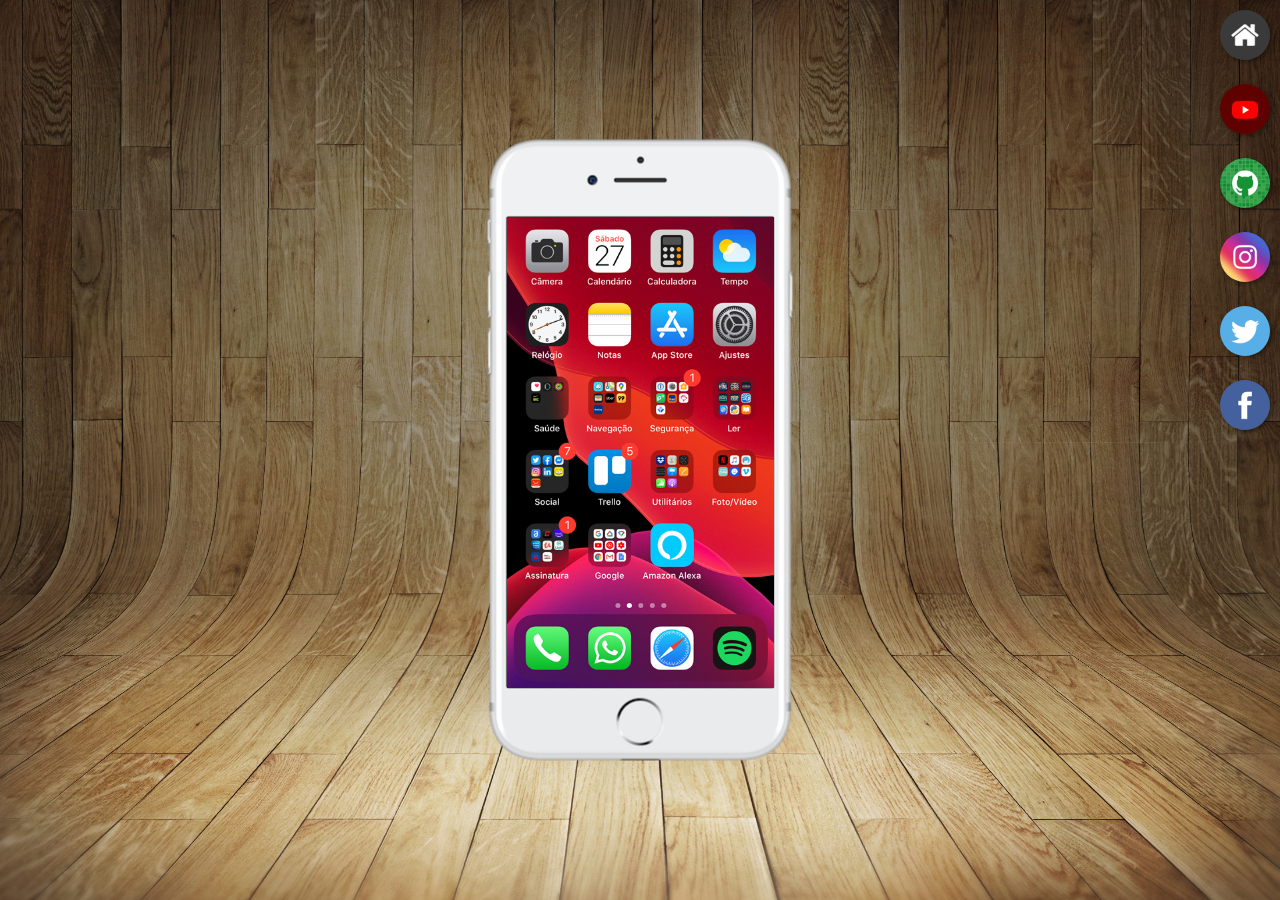
<file: index.html>
<!DOCTYPE html>
<html lang="en">
<head>
    <meta charset="UTF-8">
    <meta name="viewport" content="width=device-width, initial-scale=1.0">
    <link rel="shortcut icon" href="favicon.ico" type="image/x-icon">
    <title>Projeto Redes Socias</title>
    <link rel="stylesheet" href="estilos/style.css">
</head>
<body>
    <main>
        <section id="telefone">
            <iframe src="home.html" name="tela" id="tela" frameborder="0">
                seu navegador nao è compativel com isso.
            </iframe>
        </section>
        <section id="redes-sociais">
            <a href="home.html" target="tela"><img src="imagens/logo-home.jpg" alt="Home"></a><br>
            <a href="youtube.html" target="tela"><img src="imagens/logo-youtube.jpg" alt="youtube"></a><br>
            <a href="github.html" target="tela"><img src="imagens/logo-github.jpg" alt="Github"></a><br>
            <a href="istagram.html" target="tela"><img src="imagens/logo-instagram.jpg" alt="instagram"></a><br>
            <a href="#" target="tela"><img src="imagens/logo-twitter.jpg" alt="twitter"></a><br>
            <a href="facebook.html" target="tela"><img src="imagens/logo-facebook.jpg" alt="facebook"></a>

        </section>
</html>
</file>
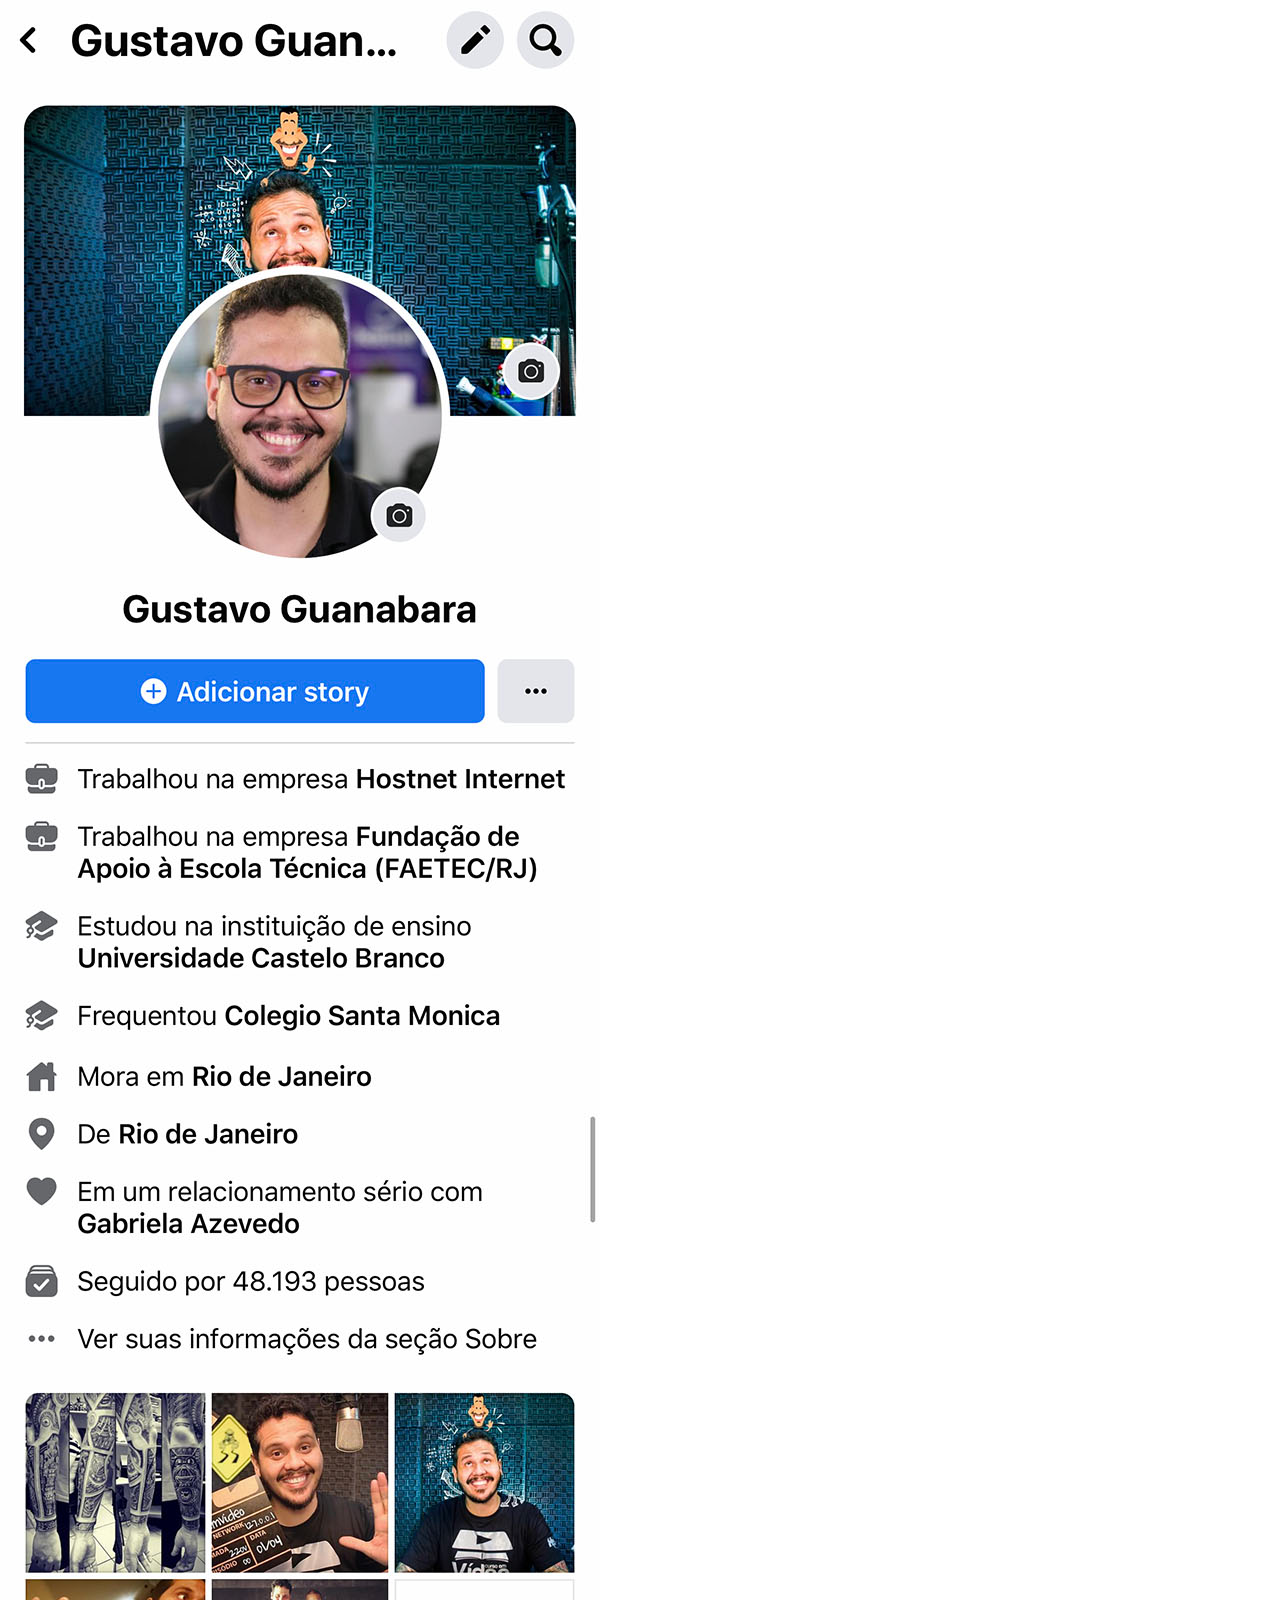
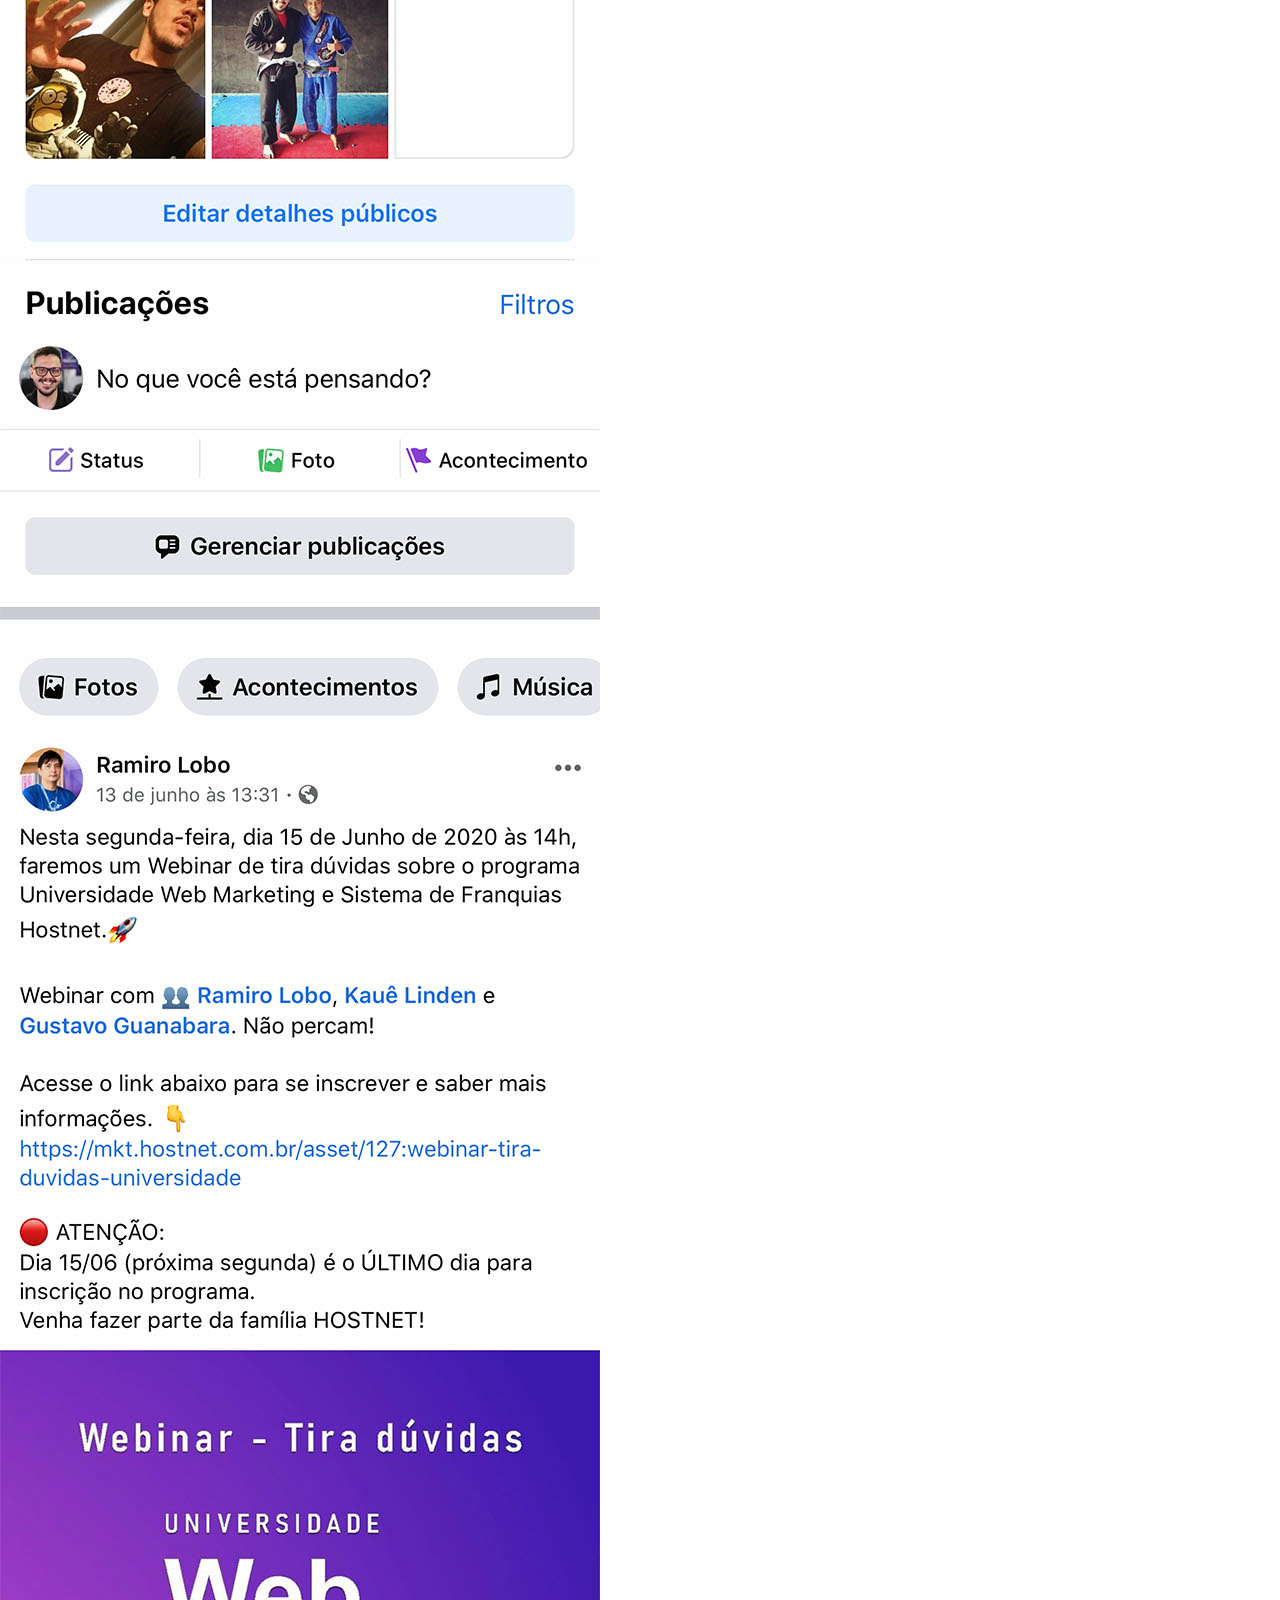
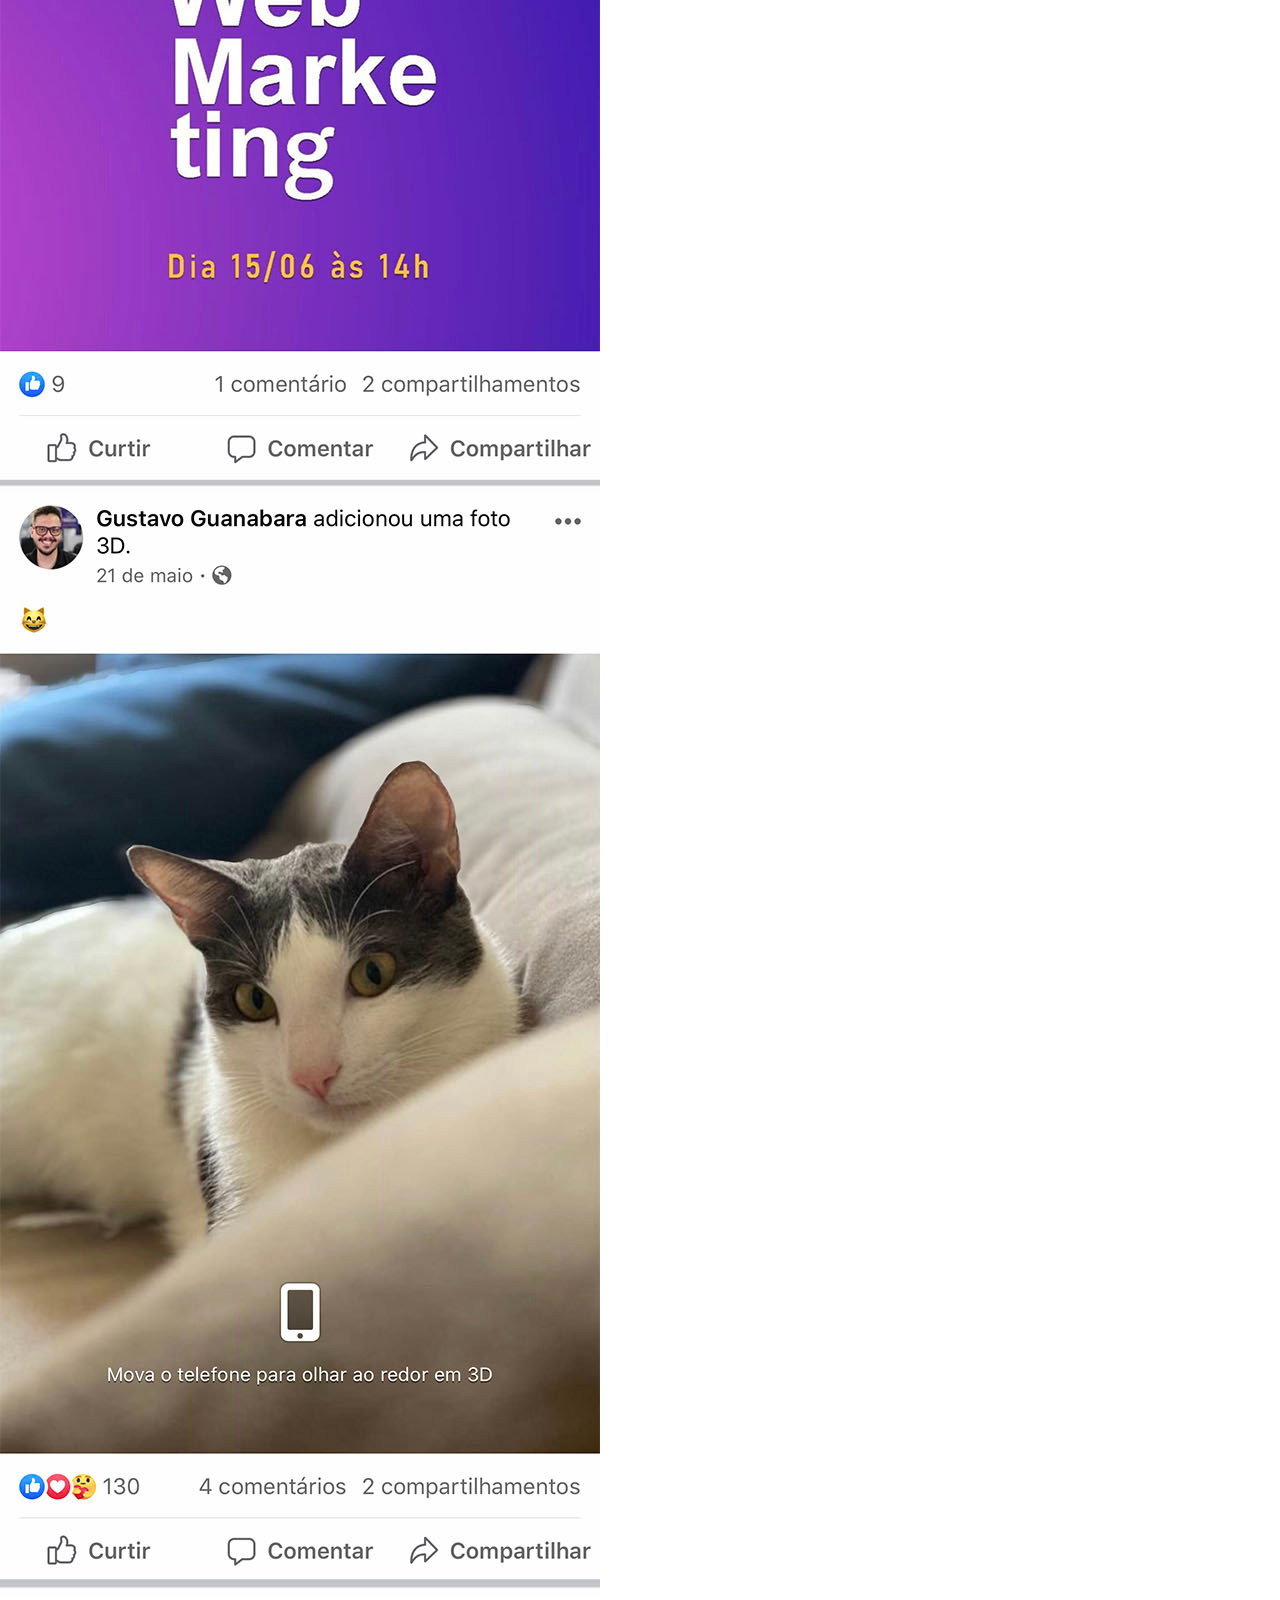
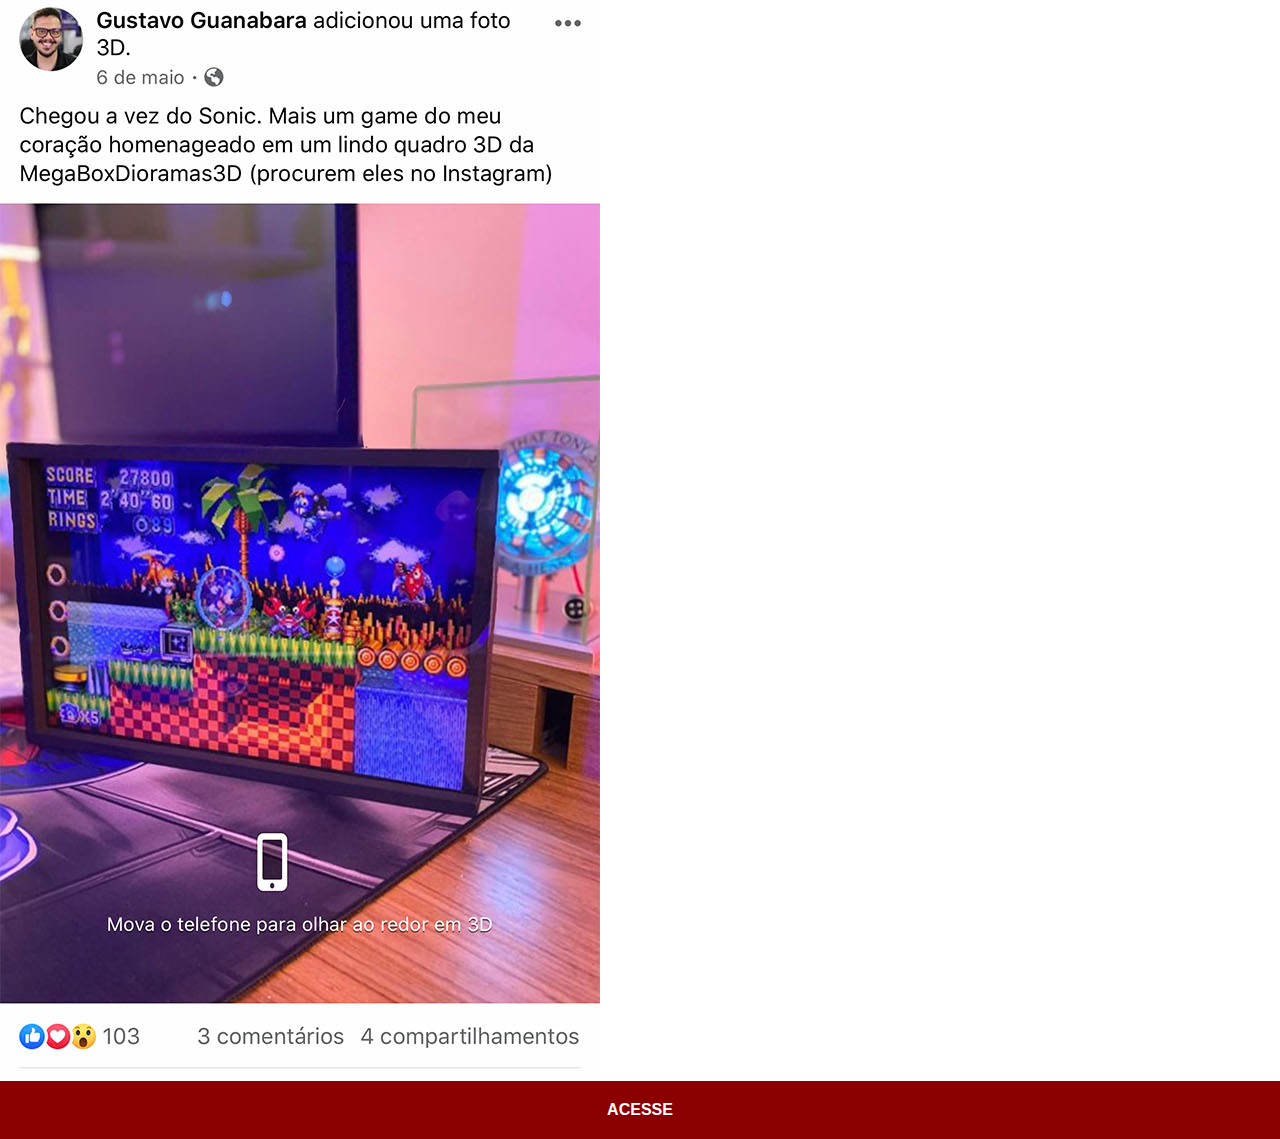
<file: facebook.html>
<!DOCTYPE html>
<html lang="en">
<head>
    <meta charset="UTF-8">
    <meta name="viewport" content="width=device-width, initial-scale=1.0">
    <title>Facebook</title>
    <link rel="stylesheet" href="estilos/social.css">
</head>
<body>
    <img src="imagens/tela-facebook.jpg" alt="tela">
    <a href="https://m.facebook.com/joson.pinto?eav=AfaA_6Gf0DTAPDYF6cSARJ5wNiVm3bPQoGgEGLawI4QYxQUN2E23eCKYsBOrQTA3WiE&paipv=0" target="_blank">ACESSE</a>
    
</body>
</html>
</file>
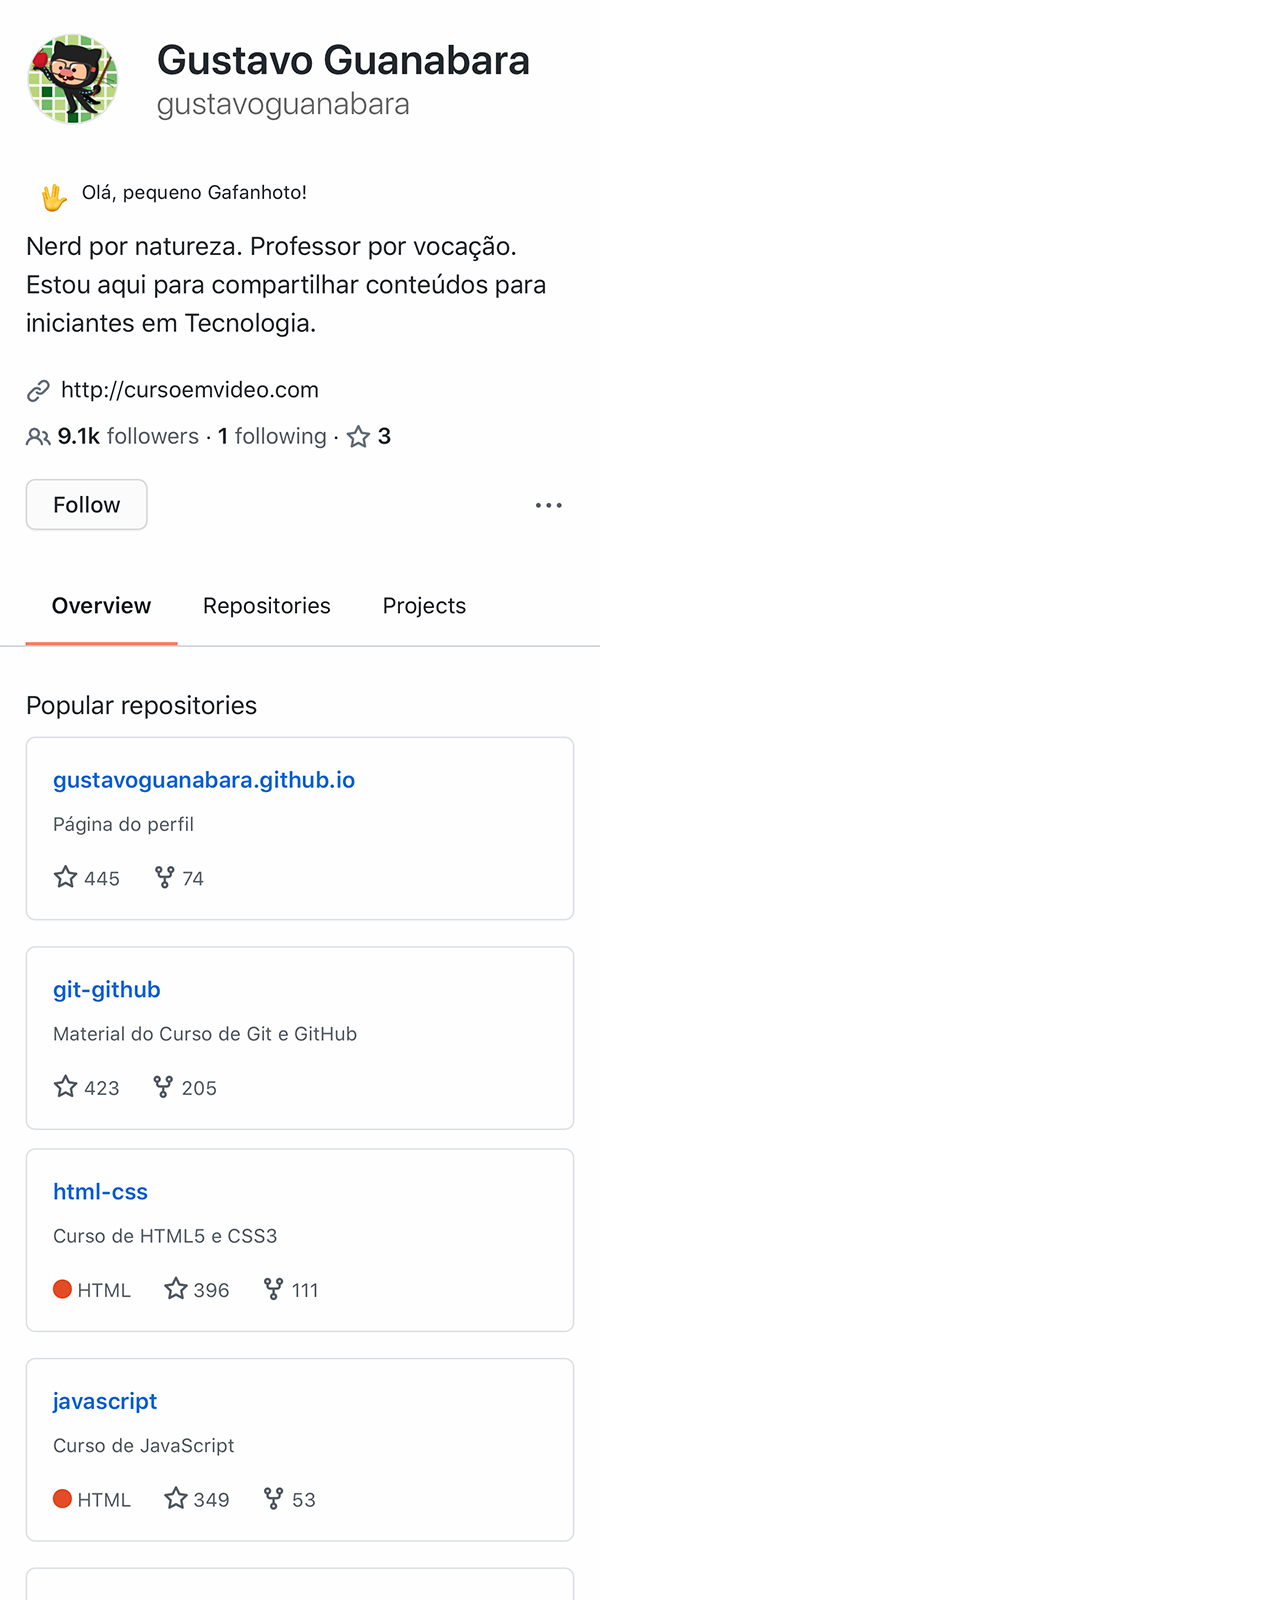
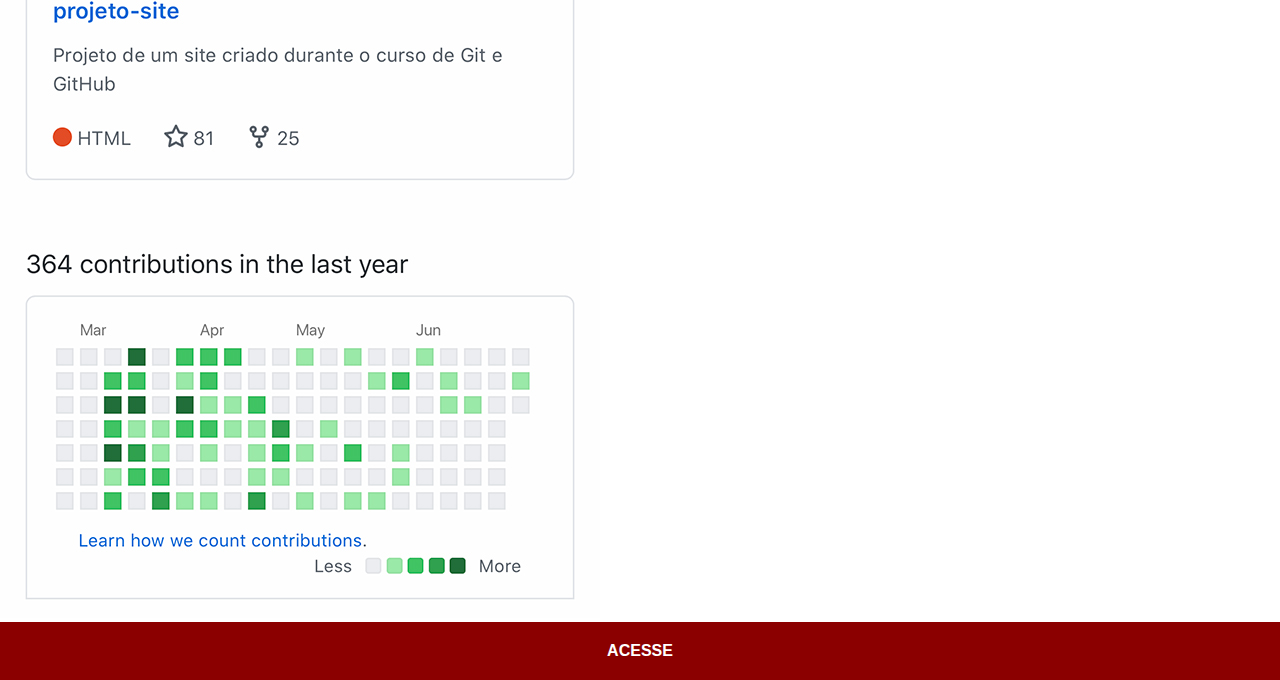
<file: github.html>
<!DOCTYPE html>
<html lang="en">
<head>
    <meta charset="UTF-8">
    <meta name="viewport" content="width=device-width, initial-scale=1.0">
    <title>Github</title>
    <link rel="stylesheet" href="estilos/social.css">
</head>
<body>
    <img src="imagens/tela-github.jpg" alt="tela">
    <a href="https://github.com/carlospinto3" target="_blank">ACESSE</a>
    
</body>
</html>
</file>
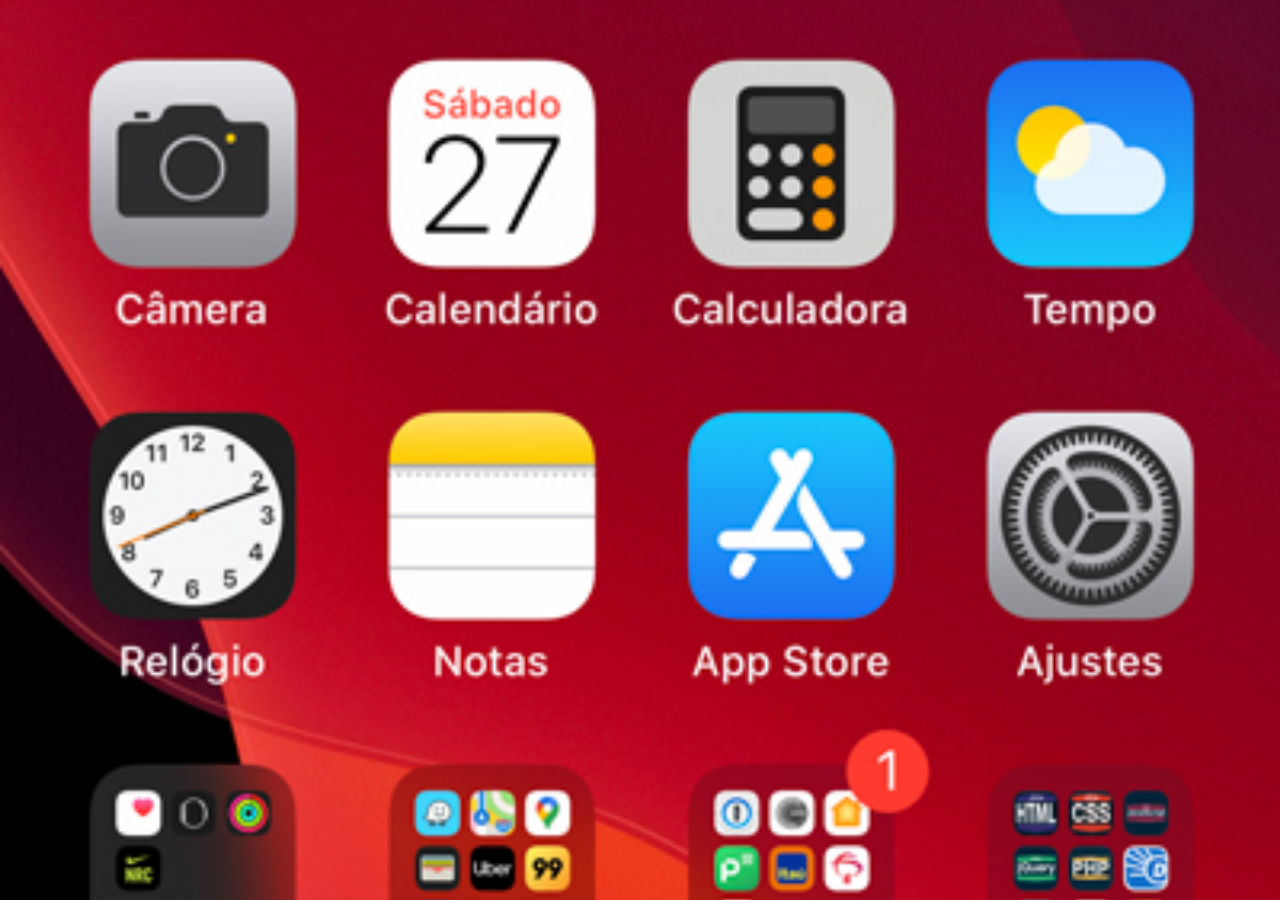
<file: home.html>
<!DOCTYPE html>
<html lang="en">
<head>
    <meta charset="UTF-8">
    <meta name="viewport" content="width=device-width, initial-scale=1.0">
    <title>Home</title>
</head>
<style>
    *{
        margin: 0px;
        padding: 0px;
    }

    body {
        width: 100vh;
        height: 100vh;
        background:black url('imagens/tela-home.jpg') no-repeat top center;
        background-size: cover;
    }
</style>
<body>
    
</body>
</html>
</file>
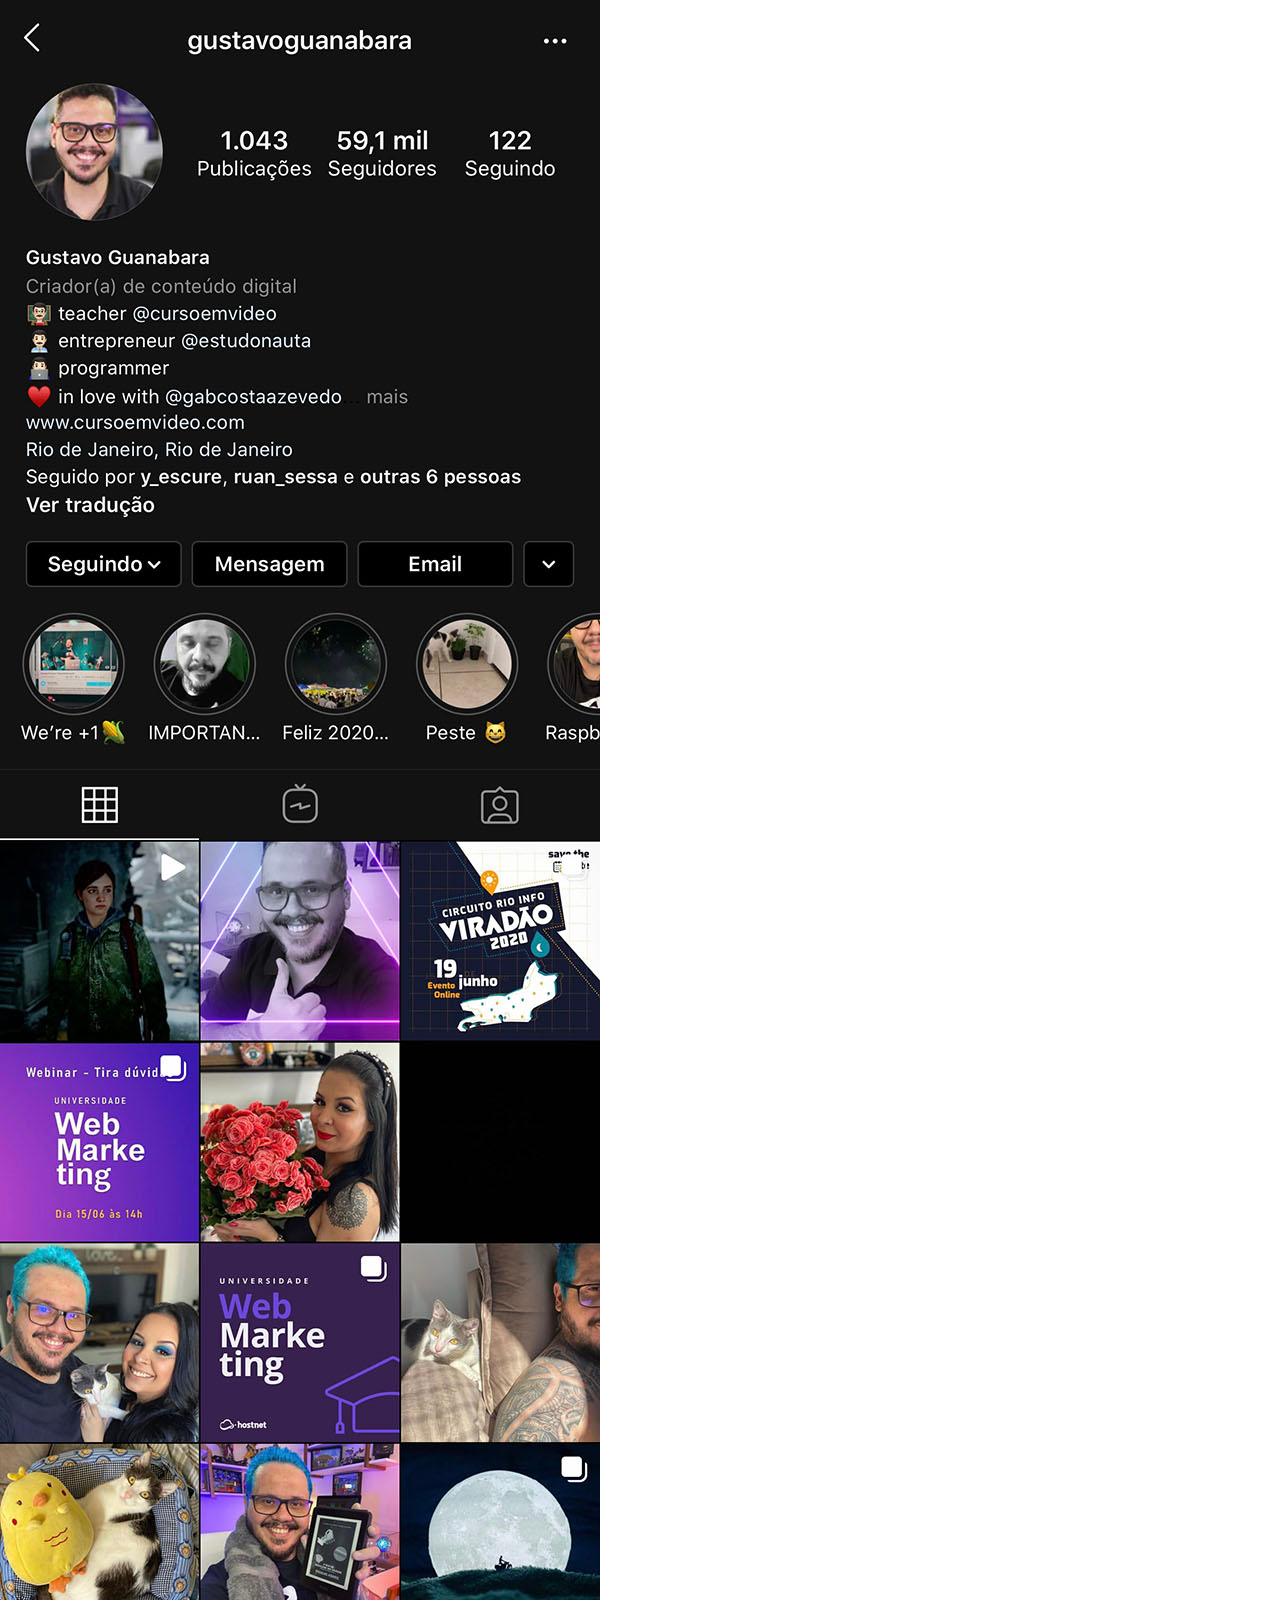
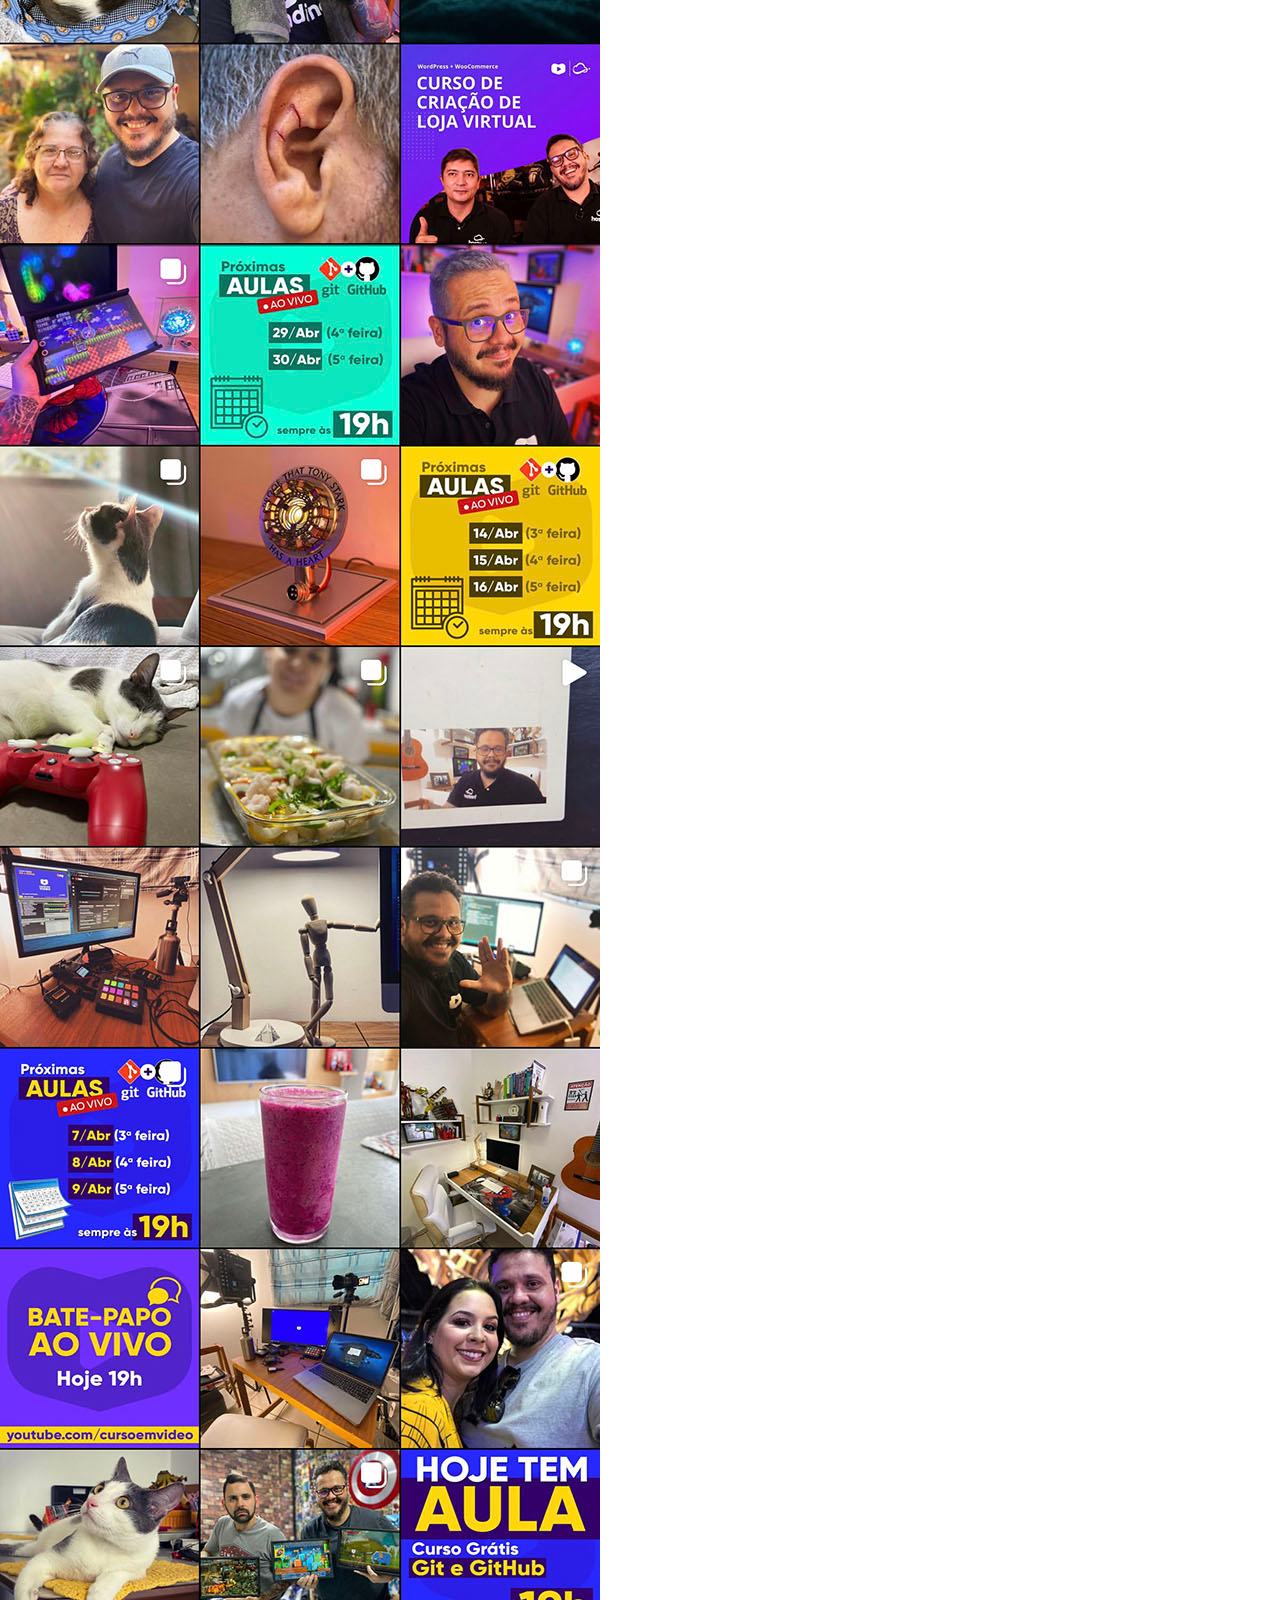
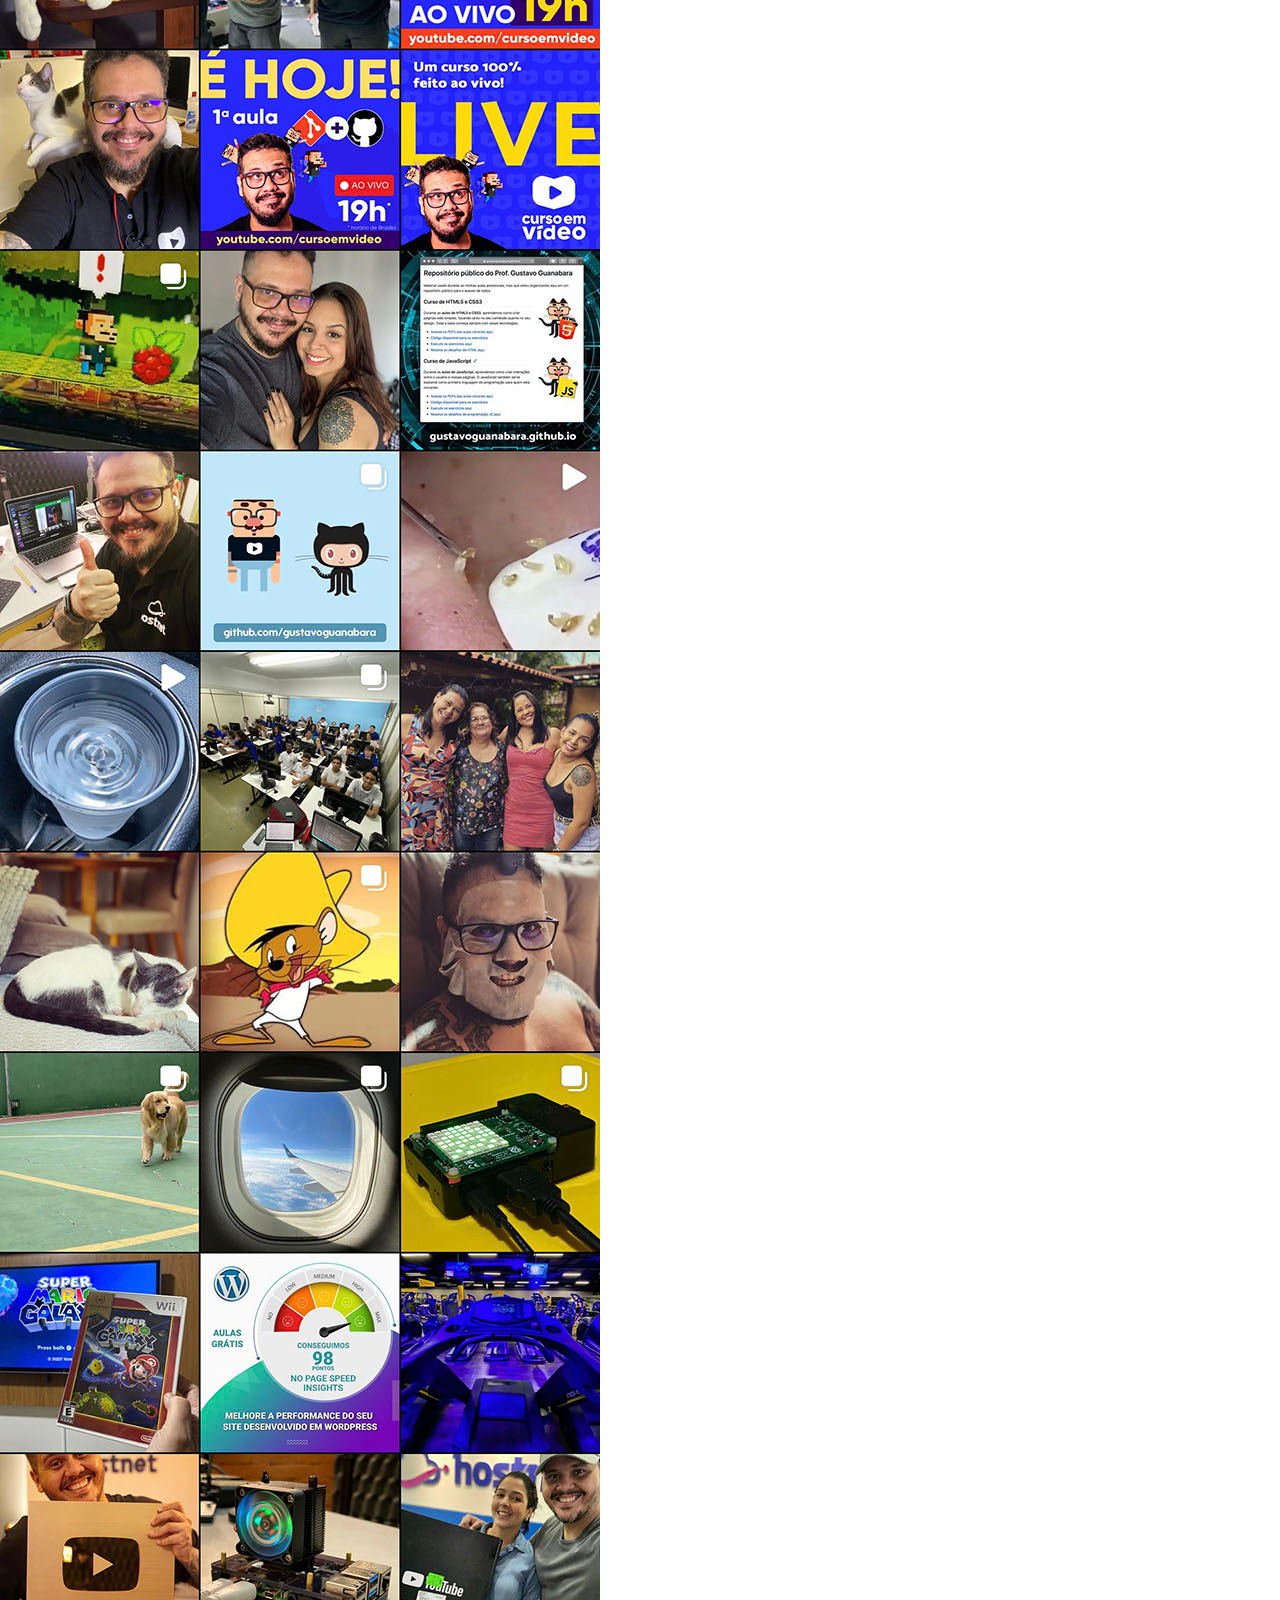
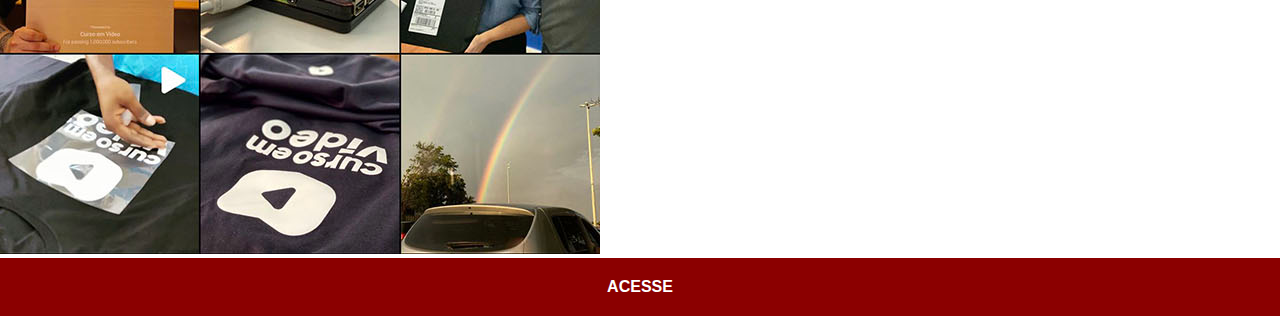
<file: istagram.html>
<!DOCTYPE html>
<html lang="en">
<head>
    <meta charset="UTF-8">
    <meta name="viewport" content="width=device-width, initial-scale=1.0">
    <title>Istagram</title>
    <link rel="stylesheet" href="estilos/social.css">
</head>
<body>
    <img src="imagens/tela-instagram.jpg" alt="tela">
    <a href="https://www.instagram.com/joson.pinto/" target="_blank">ACESSE</a>
    
</body>
</html>
</file>
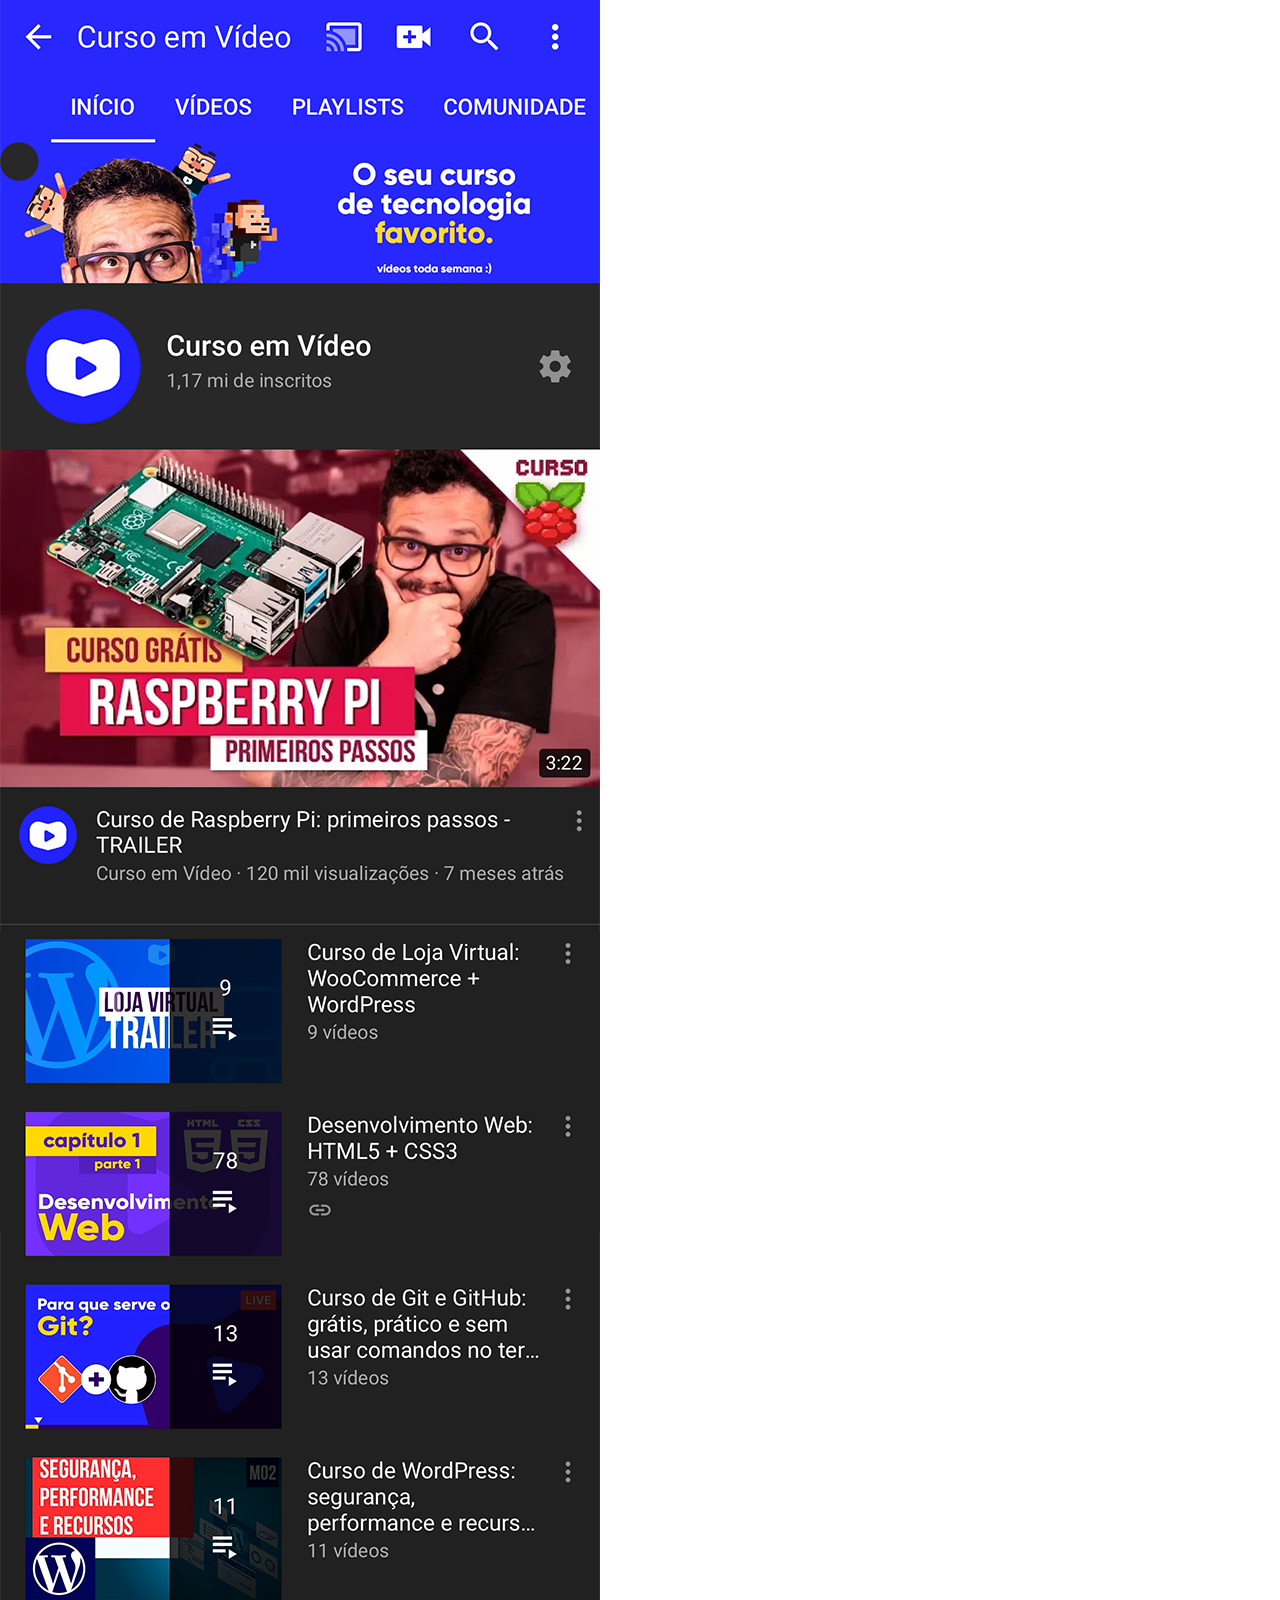
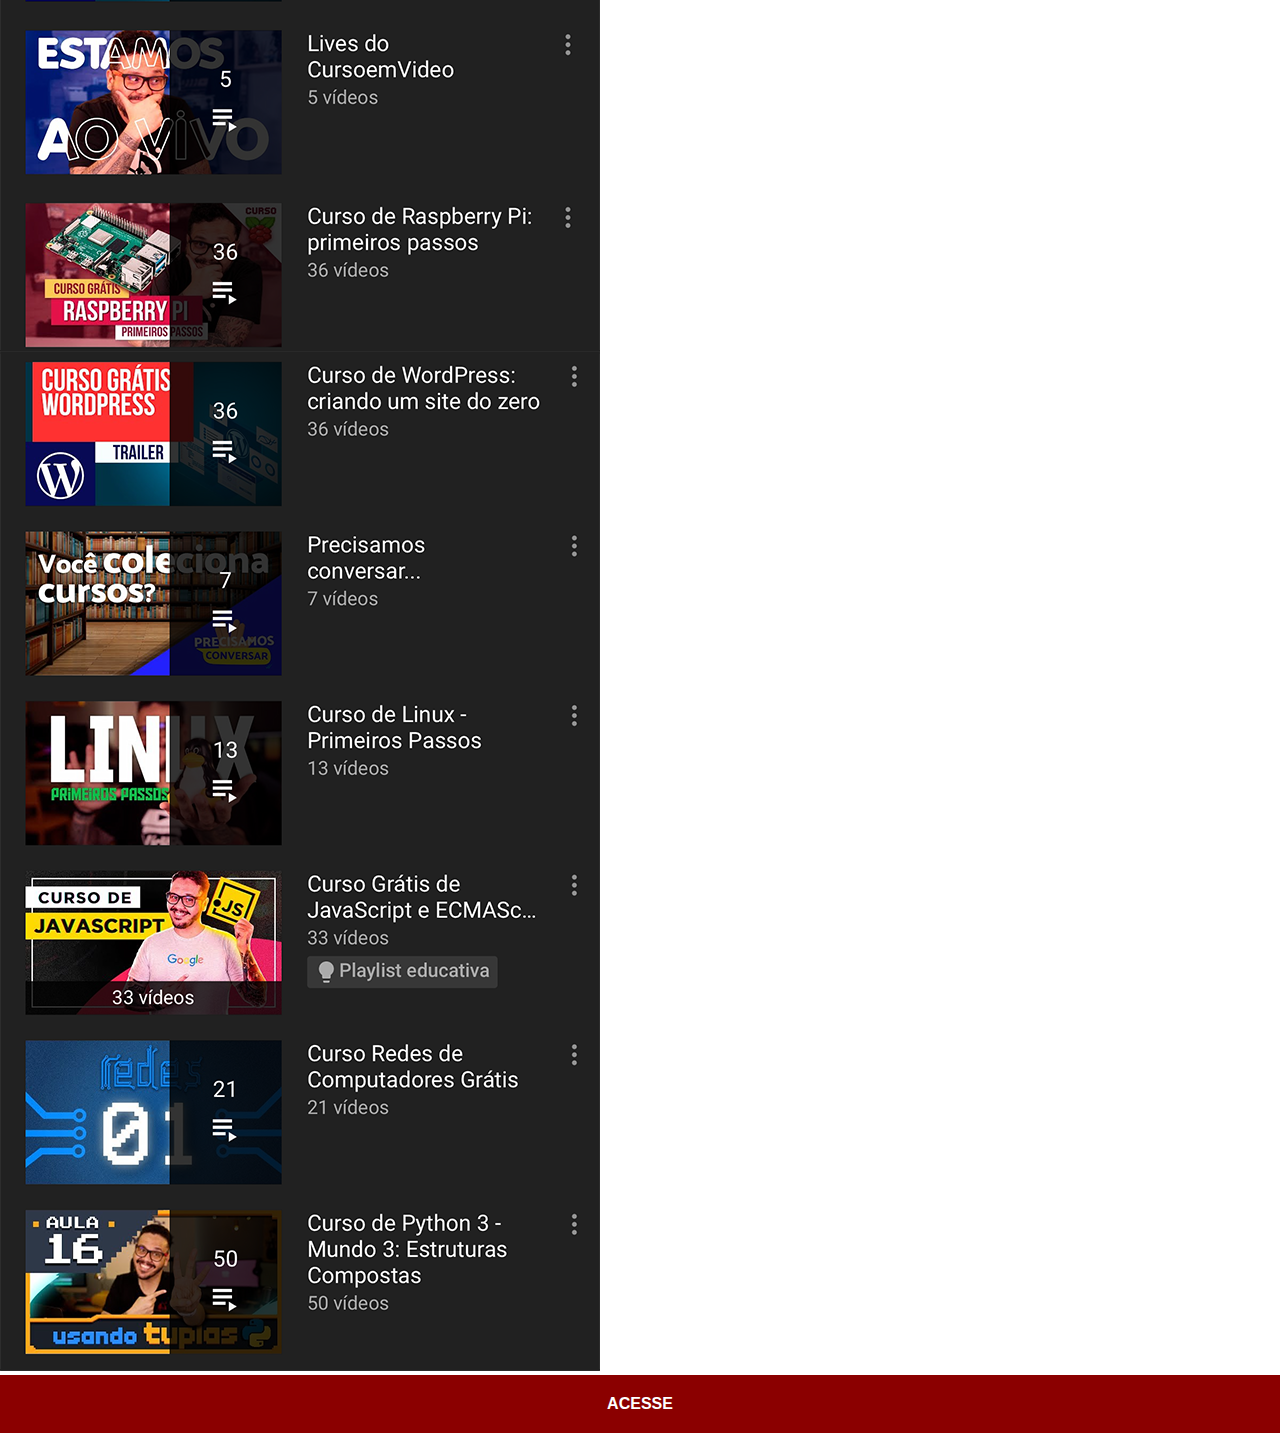
<file: youtube.html>
<!DOCTYPE html>
<html lang="en">
<head>
    <meta charset="UTF-8">
    <meta name="viewport" content="width=device-width, initial-scale=1.0">
    <title>Youtube</title>
    <link rel="stylesheet" href="estilos/social.css">
    
</head>
<body>
    <img src="imagens/tela-youtube.png" alt="youtube">
    <a href="https://www.youtube.com/user/cursoemvideo/playlists" target="_blank">ACESSE</a>
    
</body>
</html>
</file>
<file: estilos/style.css>
@charset "UTF-8";

* {
    margin: 0px;
    padding: 0px;
    font-family: Arial, Helvetica, sans-serif;
}

html, body {
    height: 100vh;
    width: 100vw;
    background-color: black;
}

body {
    background: url('../imagens/fundo-madeira.jpg')
    no-repeat top center;
    background-size: cover;
    background-attachment: fixed;
}

main {
    position: relative;
    height: 100vh;
}

section#telefone {
    position: absolute;
    top: 50%;
    left: 50%;
    transform: translate(-50%, -50%);



    height: 627px;
    width: 311px;
    background: url('../imagens/frame-iphone.png');

}

iframe#tela {
    position: relative;
    top: 80px;
    left: 22px;
    width: 267px;
    height: 471px;
}

section#redes-sociais {
    text-align: right;
}

section#redes-sociais img {
    width: 50px;    
    margin: 10px;
    border-radius: 50%;
    box-shadow: 2px 2px 5px rgba(0, 0, 0, 0.404);
    box-sizing: border-box;
}

section#redes-sociais img:hover {
    border: 2px solid rgba(255, 255, 255, 0.637);
    transform: translate(-3px, -3px);
    box-shadow: 5px 5px 10px rgba(0, 0, 0, 0, 0.623);
    transition: transform .5s;
}
</file>
<file: estilos/social.css>
@charset "UTF-8";

* {
    margin: 0PX;
    padding: 0PX;
    font-family: Arial, Helvetica, sans-serif;
}

::-webkit-scrollbar {
    width: 0px;
    height: 0px;
}

img {
    width: 100hv;

}

a {
    display: block;
    background-color: darkred;
    color: white;
    padding: 20px;
    text-align: center;
    font-weight: bolder;
    text-decoration: none;
}

a:hover {
    background-color: red;
}
</file>
